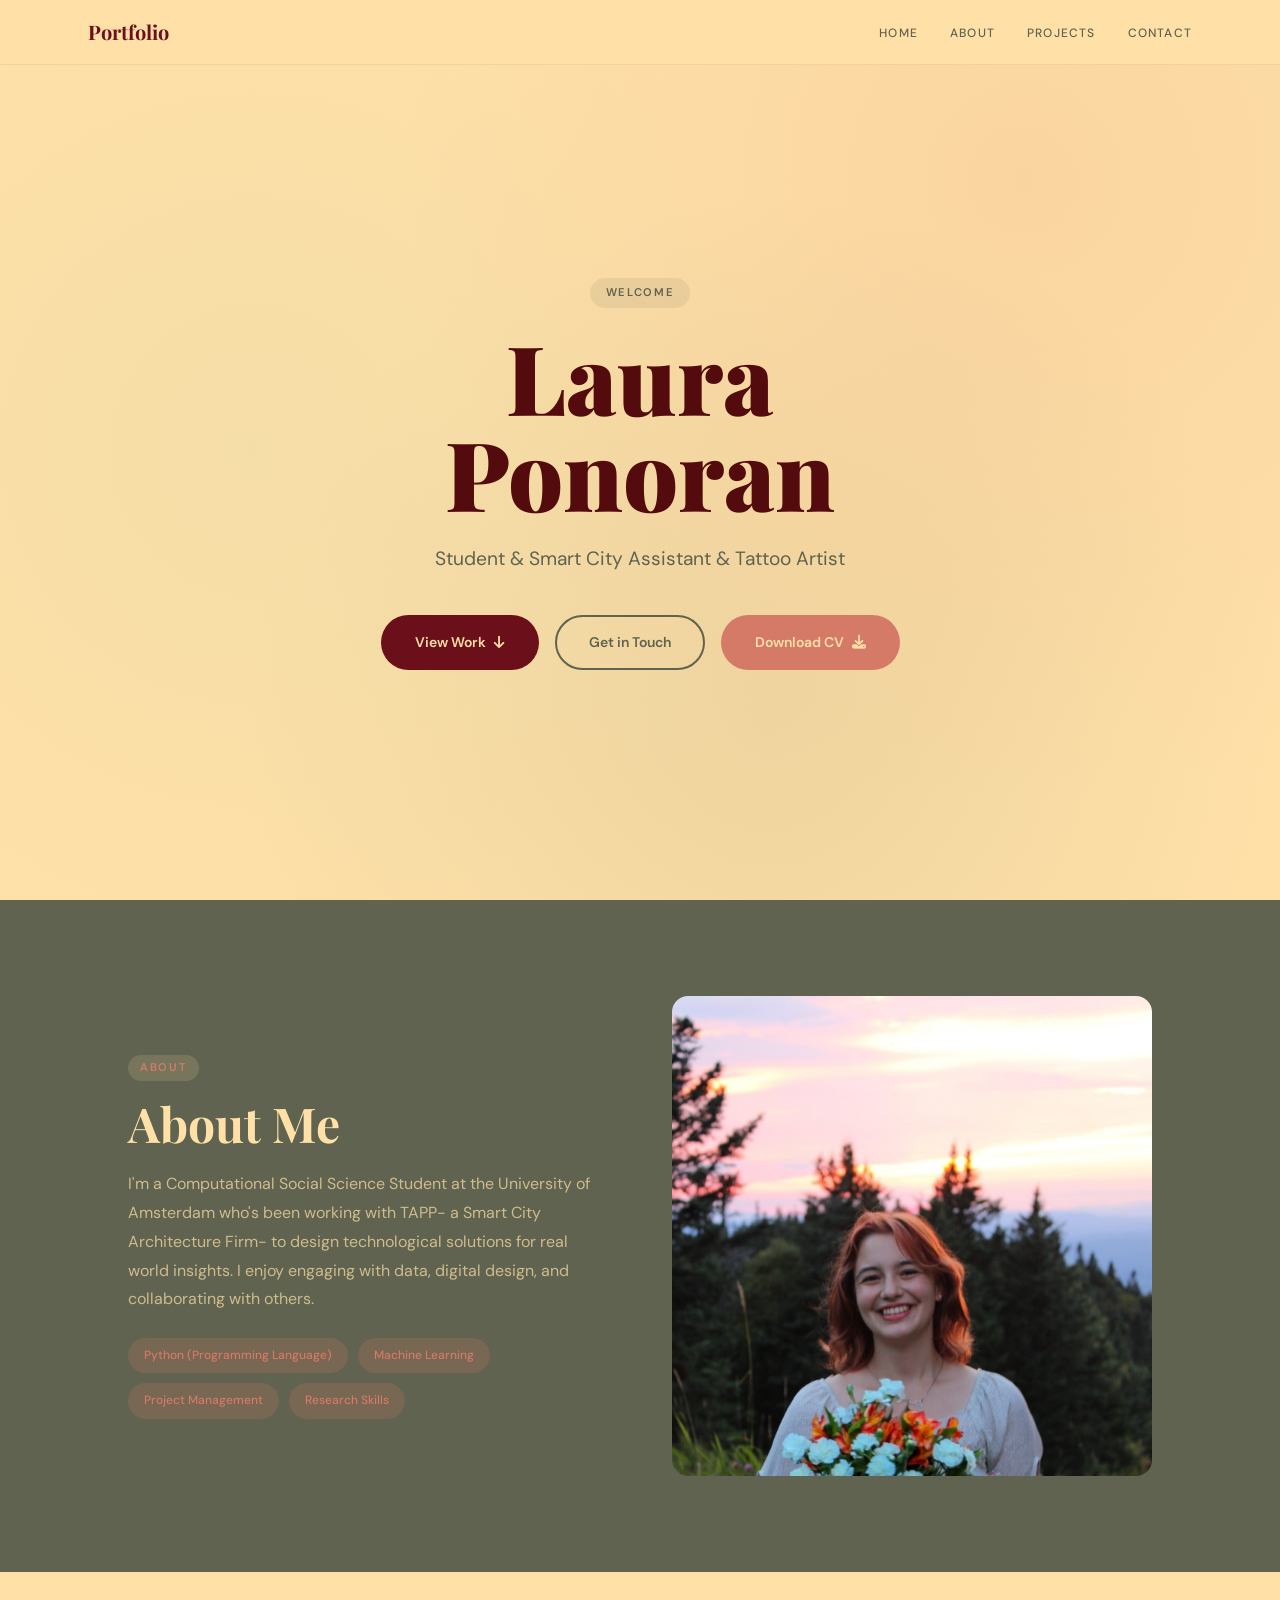
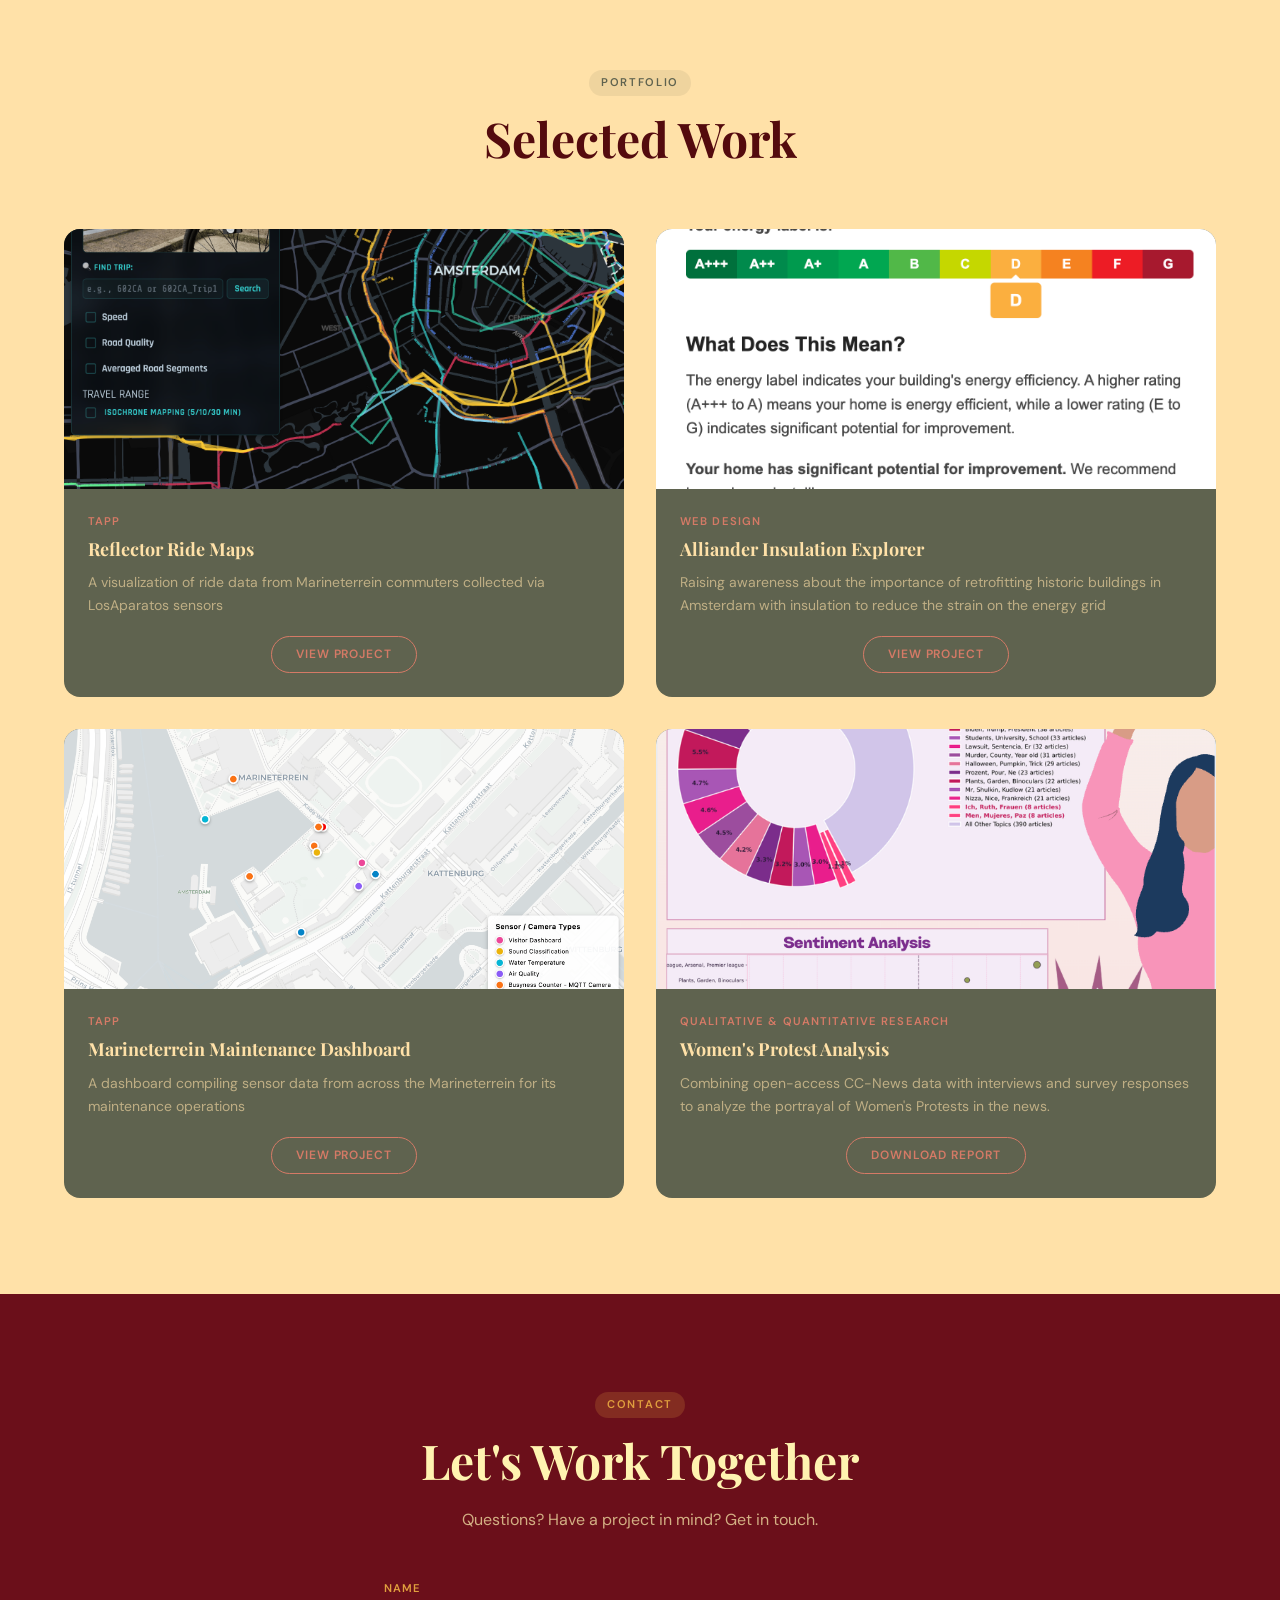
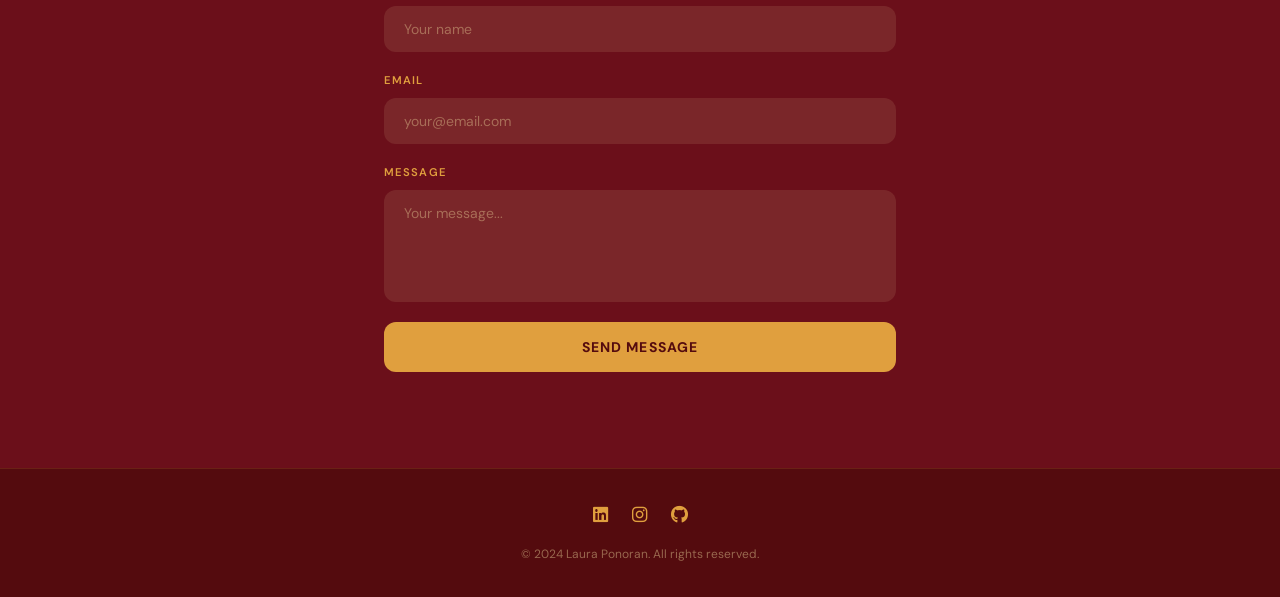
<file: index.html>
<!doctype html>
<html lang="en">
  <head>
    <meta charset="UTF-8">
    <meta name="viewport" content="width=device-width, initial-scale=1.0">
    <title>Laura Ponoran – Portfolio</title>

    <!-- Fonts -->
    <link
      href="https://fonts.googleapis.com/css2?family=Playfair+Display:wght@400;600;700;900&family=DM+Sans:wght@300;400;500;600&display=swap"
      rel="stylesheet"
    >

    <!-- Icons (SVG-based, no JS dependency) -->
    <link
      rel="stylesheet"
      href="https://cdnjs.cloudflare.com/ajax/libs/font-awesome/6.5.0/css/all.min.css"
    >

    <!-- Stylesheet -->
    <link rel="stylesheet" href="styles.css">
  </head>

  <body>

    <!-- ===== Navigation ===== -->
    <nav id="main-nav">
      <div class="nav-inner">
        <a href="#hero" class="nav-logo">Portfolio</a>

        <ul class="nav-links">
          <li><a href="#hero">Home</a></li>
          <li><a href="#about">About</a></li>
          <li><a href="#projects">Projects</a></li>
          <li><a href="#contact">Contact</a></li>
        </ul>

        <button class="nav-mobile-btn" id="mobile-menu-btn" aria-label="Open menu">&#9776;</button>
      </div>

      <div id="mobile-menu">
        <a href="#hero"     onclick="closeMobileMenu()">Home</a>
        <a href="#about"    onclick="closeMobileMenu()">About</a>
        <a href="#projects" onclick="closeMobileMenu()">Projects</a>
        <a href="#contact"  onclick="closeMobileMenu()">Contact</a>
      </div>
    </nav>

    <!-- ===== Hero ===== -->
    <section id="hero">
      <div class="hero-inner">

        <div class="slide-in stagger-1">
          <span class="hero-badge">Welcome</span>
        </div>

        <h1 class="hero-name slide-in stagger-2">
          Laura<br>Ponoran
        </h1>

        <p class="hero-tagline slide-in stagger-3">
          Student &amp; Smart City Assistant &amp; Tattoo Artist
        </p>

        <div class="hero-actions slide-in stagger-4">
          <a href="#projects" class="btn btn-primary">
            View Work <i class="fa-solid fa-arrow-down"></i>
          </a>
          <a href="#contact" class="btn btn-outline">
            Get in Touch
          </a>
          <a href="cv.pdf" download class="btn btn-secondary">
            Download CV <i class="fa-solid fa-download"></i>
          </a>
        </div>

      </div>
    </section>

    <!-- ===== About ===== -->
    <section id="about">
      <div class="about-inner">

        <!-- Text column -->
        <div>
          <span class="section-badge badge-about">About</span>
          <h2 class="section-heading heading-light">About Me</h2>
          <p class="about-text">
            I'm a Computational Social Science Student at the University of Amsterdam who's been working with TAPP- a Smart City 
            Architecture Firm- to design technological solutions for real world insights. I enjoy engaging with data, digital design,
            and collaborating with others.
          </p>
          <div class="tag-list">
            <span class="tag">Python (Programming Language)</span>
            <span class="tag">Machine Learning</span>
            <span class="tag">Project Management</span>
            <span class="tag">Research Skills</span>
          </div>
        </div>

        <!-- Photo column -->
        <div class="about-photo fade-up">
          <div class="photo-placeholder">
            <div class="photo-placeholder-inner">
              <img src="images/about.jpg" alt="Laura Ponoran" class="photo-img">
            </div>
          </div>
        </div>

      </div>
    </section>

    <!-- ===== Projects ===== -->
    <section id="projects">
      <div class="projects-inner">

        <div class="section-header fade-up">
          <span class="section-badge badge-project">Portfolio</span>
          <h2 class="section-heading heading-dark">Selected Work</h2>
        </div>

        <div class="projects-grid">

        <div class="fade-up">
          <div class="project-card">
            <div class="project-thumb thumb-1">
              <img src="images/reflector_ride_maps.png" alt="Reflector Ride Maps">
            </div>
            <div class="project-body">
              <p class="project-category">TAPP</p>
              <h3 class="project-title">Reflector Ride Maps</h3>
              <p class="project-desc">A visualization of ride data from Marineterrein commuters collected via LosAparatos sensors</p>
              <div class="project-footer">
                <a href="https://tomvanarman.github.io/Marineterrein-Commutes/" class="project-btn" target="_blank" rel="noopener noreferrer">View Project</a>
              </div>
            </div>
          </div>
        </div>

        <div class="fade-up">
          <div class="project-card">
            <div class="project-thumb thumb-2">
              <img src="images/alliander.png" alt="Alliander Insulation Explorer">
            </div>
            <div class="project-body">
              <p class="project-category">Web Design</p>
              <h3 class="project-title">Alliander Insulation Explorer</h3>
              <p class="project-desc">Raising awareness about the importance of retrofitting historic buildings in Amsterdam with insulation to reduce the strain on the energy grid</p>
              <div class="project-footer">
                <a href="https://insulateamsterdam.eu.pythonanywhere.com/" class="project-btn" target="_blank" rel="noopener noreferrer">View Project</a>
              </div>
            </div>
          </div>
        </div>


        <div class="fade-up">
          <div class="project-card">
            <div class="project-thumb thumb-3">
              <img src="images/marineterrein.png" alt="Marineterrein Maintenance Dashboard">
            </div>
            <div class="project-body">
              <p class="project-category">TAPP</p>
              <h3 class="project-title">Marineterrein Maintenance Dashboard</h3>
              <p class="project-desc">A dashboard compiling sensor data from across the Marineterrein for its maintenance operations</p>
              <div class="project-footer">
                  <a href="https://data.marineterrein.nl/" class="project-btn" target="_blank" rel="noopener noreferrer">View Project</a>
              </div>
            </div>
          </div>
        </div>

        <div class="fade-up">
          <div class="project-card">
            <div class="project-thumb thumb-4">
              <img src="images/women.png" alt="Women's Protest Analysis">
            </div>
            <div class="project-body">
              <p class="project-category">Qualitative & Quantitative Research</p>
              <h3 class="project-title">Women's Protest Analysis</h3>
              <p class="project-desc">Combining open-access CC-News data with interviews and survey responses to analyze the portrayal of Women's Protests in the news.</p>
              <div class="project-footer">
                  <a href="Womens_protest-finalreport.pdf" class="project-btn" target="_blank" rel="noopener noreferrer">Download Report</a>
              </div>
            </div>
          </div>
        </div>

        </div>
      </div>
    </section>

    <!-- ===== Contact ===== -->
    <section id="contact">
      <div class="contact-inner">

        <span class="section-badge badge-contact">Contact</span>
        <h2 class="section-heading heading-cream">Let's Work Together</h2>
        <p class="contact-subtext">
          Questions? Have a project in mind? Get in touch.
        </p>

        <form class="contact-form" id="contact-form" action="https://formspree.io/f/mgorgrdy" method="POST">
          <div class="form-group">
            <label for="name" class="form-label">Name</label>
            <input id="name" type="text" placeholder="Your name" class="form-input" name="name">
          </div>
          <div class="form-group">
            <label for="email" class="form-label">Email</label>
            <input id="email" type="email" placeholder="your@email.com" class="form-input" name="email">
          </div>
          <div class="form-group">
            <label for="message" class="form-label">Message</label>
            <textarea id="message" placeholder="Your message..." class="form-textarea" name="message"></textarea>
          </div>
          <button type="submit" class="btn-submit">Send Message</button>
          <p class="form-success" id="form-success">✓ Message sent! I'll get back to you soon.</p>
        </form>

      </div>
    </section>

    <!-- ===== Footer ===== -->
    <footer>
      <div class="footer-social">
        <a href="https://www.linkedin.com/in/laura-ponoran" aria-label="LinkedIn"><i class="fa-brands fa-linkedin"></i></a>
        <a href="https://www.instagram.com/inkedby.lp" aria-label="Instagram"><i class="fa-brands fa-instagram"></i></a>
        <a href="https://github.com/lauraponoran" aria-label="GitHub"><i class="fa-brands fa-github"></i></a>
      </div>
      <p class="footer-copy">© 2024 Laura Ponoran. All rights reserved.</p>
    </footer>

    <script>
      /* ----- Mobile menu ----- */
      document.getElementById('mobile-menu-btn').addEventListener('click', () => {
        document.getElementById('mobile-menu').classList.toggle('open');
      });

      function closeMobileMenu() {
        document.getElementById('mobile-menu').classList.remove('open');
      }

      /* ----- Scroll fade-up ----- */
      const observer = new IntersectionObserver((entries) => {
        entries.forEach(e => {
          if (e.isIntersecting) e.target.classList.add('visible');
        });
      }, { threshold: 0.15 });

      document.querySelectorAll('.fade-up').forEach(el => observer.observe(el));

      /* ----- Contact form (Formspree compatible) ----- */
      const form = document.getElementById('contact-form');
      const msg = document.getElementById('form-success');

      if (form) {
        form.addEventListener('submit', () => {
          msg.classList.add('visible');
          setTimeout(() => msg.classList.remove('visible'), 4000);
        });
      }
    </script>

  </body>
</html>
</file>
<file: styles.css>
/* ============================================================
   Portfolio – Standalone Stylesheet
   ============================================================ */

/* ---------- CSS Variables ---------- */
:root {
  --bg:         #ffe1a8;
  --bg-light:   #fff3b0;
  --surface:    #5f634f;
  --dark:       #6b0f1a;
  --darker:     #540b0e;
  --accent:     #d57a66;
  --gold:       #e09f3e;
  --text-light: #ffe1a8;
  --text-muted: rgba(255, 225, 168, 0.7);
  --font-display: 'Playfair Display', serif;
  --font-body:    'DM Sans', sans-serif;
}

/* ---------- Reset & Base ---------- */
*, *::before, *::after {
  box-sizing: border-box;
  margin: 0;
  padding: 0;
}

html {
  scroll-behavior: smooth;
}

body {
  font-family: var(--font-body);
  font-size: 16px;
  color: #335c67;
  background-color: var(--bg);
  line-height: 1.6;
}

a {
  text-decoration: none;
  color: inherit;
}

/* ---------- Navigation ---------- */
#main-nav {
  position: fixed;
  top: 0;
  left: 0;
  right: 0;
  z-index: 50;
  background: rgba(255, 225, 168, 0.95);
  backdrop-filter: blur(10px);
  -webkit-backdrop-filter: blur(10px);
  border-bottom: 1px solid rgba(95, 99, 79, 0.1);
}

.nav-inner {
  max-width: 1152px;
  margin: 0 auto;
  padding: 1rem 1.5rem;
  display: flex;
  align-items: center;
  justify-content: space-between;
}

.nav-logo {
  font-family: var(--font-display);
  font-size: 1.25rem;
  font-weight: 700;
  color: var(--dark);
}

.nav-links {
  display: flex;
  gap: 2rem;
  list-style: none;
}

.nav-links a {
  font-size: 0.75rem;
  font-weight: 500;
  letter-spacing: 0.1em;
  text-transform: uppercase;
  color: var(--surface);
  position: relative;
}

.nav-links a::after {
  content: '';
  position: absolute;
  bottom: -2px;
  left: 0;
  width: 0;
  height: 2px;
  background: var(--gold);
  transition: width 0.3s ease;
}

.nav-links a:hover::after {
  width: 100%;
}

.nav-mobile-btn {
  display: none;
  background: none;
  border: none;
  cursor: pointer;
  color: var(--surface);
  font-size: 1.5rem;
  line-height: 1;
  padding: 0.25rem;
}

#mobile-menu {
  display: none;
  flex-direction: column;
  gap: 0.75rem;
  padding: 0 1.5rem 1rem;
}

#mobile-menu a {
  font-size: 0.875rem;
  font-weight: 500;
  color: var(--surface);
}

#mobile-menu.open {
  display: flex;
}

@media (max-width: 767px) {
  .nav-links      { display: none; }
  .nav-mobile-btn { display: block; }
}

/* ---------- Hero ---------- */
#hero {
  min-height: 100vh;
  display: flex;
  align-items: center;
  justify-content: center;
  padding: 6rem 1.5rem 3rem;
  background-color: var(--bg);
  background-image:
    radial-gradient(circle at 20% 50%, rgba(201, 203, 163, 0.18) 0%, transparent 50%),
    radial-gradient(circle at 80% 20%, rgba(213, 122, 102, 0.12) 0%, transparent 50%),
    radial-gradient(circle at 60% 80%, rgba(95, 99, 79, 0.10)    0%, transparent 50%);
}

.hero-inner {
  max-width: 896px;
  margin: 0 auto;
  text-align: center;
}

.hero-badge {
  display: inline-block;
  padding: 0.375rem 1rem;
  border-radius: 9999px;
  font-size: 0.7rem;
  font-weight: 600;
  letter-spacing: 0.15em;
  text-transform: uppercase;
  background: rgba(95, 99, 79, 0.1);
  color: var(--surface);
  margin-bottom: 1.25rem;
}

.hero-name {
  font-family: var(--font-display);
  font-size: clamp(3rem, 10vw, 6rem);
  font-weight: 900;
  line-height: 1;
  color: var(--darker);
  margin-bottom: 1.5rem;
}

.hero-tagline {
  font-size: clamp(1rem, 2.5vw, 1.2rem);
  color: var(--surface);
  opacity: 0.85;
  max-width: 34rem;
  margin: 0 auto 2.5rem;
}

.hero-actions {
  display: flex;
  flex-wrap: wrap;
  gap: 1rem;
  justify-content: center;
}

/* ---------- Buttons ---------- */
.btn {
  display: inline-flex;
  align-items: center;
  gap: 0.5rem;
  padding: 0.875rem 2rem;
  border-radius: 9999px;
  font-size: 0.875rem;
  font-weight: 600;
  font-family: var(--font-body);
  border: 2px solid transparent;
  cursor: pointer;
  transition: transform 0.25s ease, box-shadow 0.25s ease;
  text-decoration: none;
}

.btn:hover {
  transform: translateY(-2px);
  box-shadow: 0 8px 24px rgba(0, 0, 0, 0.15);
}

.btn-primary  { background: var(--dark);    color: var(--bg); }
.btn-outline  { background: transparent;    color: var(--surface); border-color: var(--surface); }
.btn-secondary{ background: var(--accent);  color: var(--bg); }

/* ---------- About ---------- */
#about {
  padding: 6rem 1.5rem;
  background-color: var(--surface);
}

.about-inner {
  max-width: 1024px;
  margin: 0 auto;
  display: grid;
  grid-template-columns: 1fr 1fr;
  gap: 4rem;
  align-items: center;
}

@media (max-width: 767px) {
  .about-inner { grid-template-columns: 1fr; gap: 3rem; }
}

.section-badge {
  display: inline-block;
  padding: 0.25rem 0.75rem;
  border-radius: 9999px;
  font-size: 0.7rem;
  font-weight: 600;
  letter-spacing: 0.15em;
  text-transform: uppercase;
  margin-bottom: 1rem;
}

.badge-about   { background: rgba(255, 225, 168, 0.15); color: var(--accent); }
.badge-project { background: rgba(95, 99, 79, 0.1);     color: var(--surface); }
.badge-contact { background: rgba(224, 159, 62, 0.2);   color: var(--gold); }

.section-heading {
  font-family: var(--font-display);
  font-size: clamp(2rem, 5vw, 3rem);
  font-weight: 700;
  margin-bottom: 1.25rem;
  line-height: 1.1;
}

.heading-light  { color: var(--text-light); }
.heading-dark   { color: var(--darker); }
.heading-cream  { color: var(--bg-light); }

.about-text {
  font-size: 1rem;
  line-height: 1.8;
  color: var(--text-muted);
  margin-bottom: 1.5rem;
}

.tag-list {
  display: flex;
  flex-wrap: wrap;
  gap: 0.625rem;
}

.tag {
  padding: 0.5rem 1rem;
  border-radius: 9999px;
  font-size: 0.75rem;
  font-weight: 500;
  background: rgba(213, 122, 102, 0.2);
  color: var(--accent);
}

.about-photo {
  position: relative;
}

.photo-placeholder {
  width: 100%;
  aspect-ratio: 1 / 1;
  overflow: hidden;
  border-radius: 1rem;
}

.photo-placeholder img {
  width: 100%;
  height: 100%;
  object-fit: cover;
  display: block;
  object-position: center 30%;
}

.photo-icon  { font-size: 4rem; display: block; margin-bottom: 0.75rem; }
.photo-label { font-size: 0.875rem; font-weight: 500; color: var(--text-light); opacity: 0.6; }

.years-badge {
  position: absolute;
  bottom: -1rem;
  right: -1rem;
  width: 5rem;
  height: 5rem;
  border-radius: 0.75rem;
  background: var(--accent);
  display: flex;
  align-items: center;
  justify-content: center;
}

.years-badge span {
  font-family: var(--font-display);
  font-size: 1.5rem;
  font-weight: 700;
  color: var(--text-light);
}

/* ---------- Projects ---------- */
#projects {
  padding: 6rem 1.5rem;
  background-color: var(--bg);
}

.projects-inner {
  max-width: 1152px;
  margin: 0 auto;
}

.section-header {
  text-align: center;
  margin-bottom: 4rem;
}

.projects-grid {
  display: grid;
  grid-template-columns: repeat(2, 1fr);
  gap: 2rem;
  align-items: stretch;
}
.projects-grid > div {
  display: flex;
  flex-direction: column;
}

@media (max-width: 639px)  { .projects-grid { grid-template-columns: 1fr; } }

.project-card-link {
  text-decoration: none;
  color: inherit;
  display: flex;
  flex-direction: column;
  height: 100%;
}

.project-card {
  border-radius: 1rem;
  overflow: hidden;
  background: var(--surface);
  transition: transform 0.4s ease, box-shadow 0.4s ease;
  display: flex;
  flex-direction: column;
  flex: 1;
}

.project-card:hover {
  transform: translateY(-8px);
  box-shadow: 0 20px 40px rgba(0, 0, 0, 0.2);
}

.project-thumb {
  height: 260px;
  overflow: hidden;
  flex-shrink: 0;
}

.project-thumb img {
  width: 100%;
  height: 100%;
  object-fit: cover;
  display: block;
}

.thumb-1 { background: linear-gradient(135deg, #6b0f1a, #9e2a2b); }
.thumb-2 { background: linear-gradient(135deg, #d57a66, #ffe1a8); color: var(--dark); }
.thumb-3 { background: linear-gradient(135deg, #5f634f, #6b0f1a); color: var(--accent); }
.thumb-4 { background: linear-gradient(135deg, #9e2a2b, #e09f3e); color: var(--bg); }

.project-body {
  padding: 1.5rem;
  flex: 1;
  display: flex;
  flex-direction: column;
}

.project-category { font-size: 0.7rem; font-weight: 600; letter-spacing: 0.1em; text-transform: uppercase; color: var(--accent); }
.project-title    { font-family: var(--font-display); font-size: 1.125rem; font-weight: 700; color: var(--text-light); margin: 0.25rem 0 0.5rem; }

.project-desc {
  font-size: 0.875rem;
  color: rgba(255, 225, 168, 0.6);
  flex: 1;
}

.project-footer {
  margin-top: 1.25rem;
  display: flex;
  justify-content: center;
}

.project-btn {
  display: inline-block;
  padding: 0.5rem 1.5rem;
  border-radius: 9999px;
  font-size: 0.75rem;
  font-weight: 600;
  letter-spacing: 0.08em;
  text-transform: uppercase;
  background: transparent;
  color: var(--accent);
  border: 1.5px solid var(--accent);
  transition: background 0.2s ease, color 0.2s ease;
  text-decoration: none;
}

.project-btn:hover {
  background: var(--accent);
  color: var(--bg);
}

.project-wip {
  display: inline-block;
  padding: 0.5rem 1.25rem;
  border-radius: 9999px;
  font-size: 0.75rem;
  font-weight: 600;
  letter-spacing: 0.08em;
  text-transform: uppercase;
  background: rgba(224, 159, 62, 0.15);
  color: var(--gold);
  border: 1.5px solid rgba(224, 159, 62, 0.4);
}

/* ---------- Contact ---------- */
#contact {
  padding: 6rem 1.5rem;
  background-color: var(--dark);
}

.contact-inner {
  max-width: 768px;
  margin: 0 auto;
  text-align: center;
}

.contact-subtext {
  font-size: 1rem;
  color: rgba(255, 243, 176, 0.7);
  margin-bottom: 3rem;
}

.contact-form {
  text-align: left;
  max-width: 32rem;
  margin: 0 auto;
  display: flex;
  flex-direction: column;
  gap: 1.25rem;
}

.form-group { display: flex; flex-direction: column; gap: 0.5rem; }

.form-label {
  font-size: 0.7rem;
  font-weight: 600;
  letter-spacing: 0.1em;
  text-transform: uppercase;
  color: var(--gold);
}

.form-input,
.form-textarea {
  width: 100%;
  padding: 0.875rem 1.25rem;
  border-radius: 0.75rem;
  border: none;
  outline: none;
  font-family: var(--font-body);
  font-size: 0.875rem;
  background: rgba(255, 243, 176, 0.1);
  color: var(--bg-light);
  transition: box-shadow 0.2s ease;
}

.form-input::placeholder,
.form-textarea::placeholder { color: rgba(255, 243, 176, 0.35); }

.form-input:focus,
.form-textarea:focus { box-shadow: 0 0 0 2px var(--gold); }

.form-textarea { resize: none; min-height: 7rem; }

.btn-submit {
  width: 100%;
  padding: 1rem;
  border-radius: 0.75rem;
  font-size: 0.875rem;
  font-weight: 700;
  font-family: var(--font-body);
  letter-spacing: 0.08em;
  text-transform: uppercase;
  background: var(--gold);
  color: var(--darker);
  border: none;
  cursor: pointer;
  transition: transform 0.2s ease, box-shadow 0.2s ease;
}

.btn-submit:hover {
  transform: scale(1.02);
  box-shadow: 0 8px 24px rgba(224, 159, 62, 0.3);
}

.form-success {
  display: none;
  text-align: center;
  font-size: 0.875rem;
  font-weight: 500;
  color: var(--gold);
  padding-top: 0.5rem;
}

.form-success.visible { display: block; }

/* ---------- Footer ---------- */
footer {
  padding: 2rem 1.5rem;
  text-align: center;
  background: var(--darker);
  border-top: 1px solid rgba(224, 159, 62, 0.15);
}

.footer-social {
  display: flex;
  justify-content: center;
  gap: 1.5rem;
  margin-bottom: 1rem;
}

.footer-social a {
  color: var(--gold);
  font-size: 1.1rem;
  transition: opacity 0.2s ease;
}

.footer-social a:hover { opacity: 0.65; }

.footer-copy {
  font-size: 0.75rem;
  color: rgba(255, 243, 176, 0.4);
}

/* ---------- Scroll Fade-Up ---------- */
.fade-up {
  opacity: 0;
  transform: translateY(30px);
  transition: opacity 0.7s ease, transform 0.7s ease;
}

.fade-up.visible {
  opacity: 1;
  transform: translateY(0);
}

/* ---------- Hero Slide-In ---------- */
@keyframes slideIn {
  from { opacity: 0; transform: translateY(40px); }
  to   { opacity: 1; transform: translateY(0); }
}

.slide-in { opacity: 0; animation: slideIn 0.8s ease forwards; }

.stagger-1 { animation-delay: 0.1s; }
.stagger-2 { animation-delay: 0.25s; }
.stagger-3 { animation-delay: 0.4s; }
.stagger-4 { animation-delay: 0.55s; }
</file>
